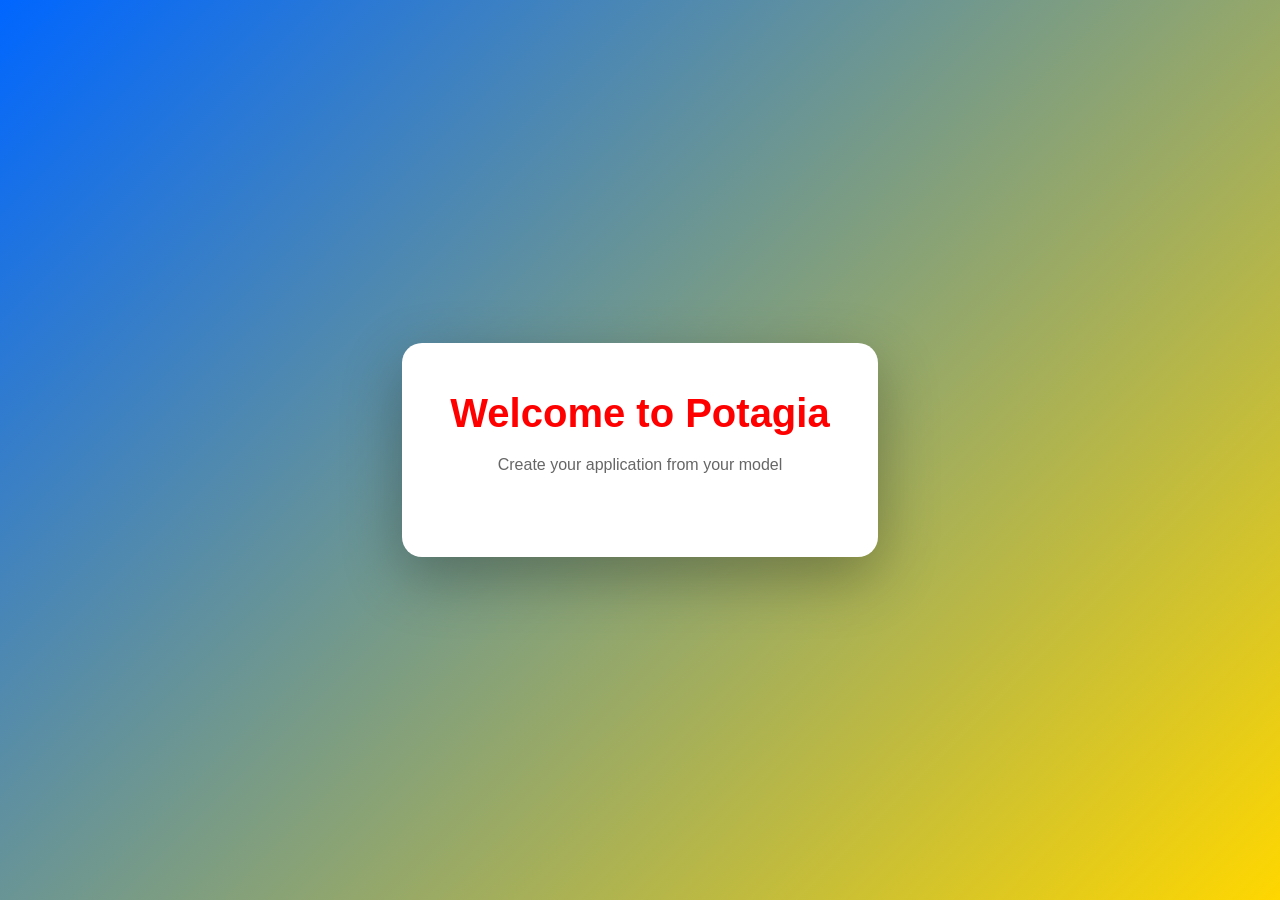
<file: static/index.html>
<!DOCTYPE html>
<html lang="es">
<head>
    <meta charset="UTF-8">
    <meta name="viewport" content="width=device-width, initial-scale=1.0">
    <title>Potagia</title>
    <link rel="icon" type="image/png" href="favicon.ico">
    <style>
        * {
            margin: 0;
            padding: 0;
            box-sizing: border-box;
        }

        body {
            font-family: -apple-system, BlinkMacSystemFont, 'Segoe UI', Roboto, Oxygen, Ubuntu, Cantarell, sans-serif;
            background: linear-gradient(135deg, #0066FF 0%, #FFD700 100%);
            min-height: 100vh;
            display: flex;
            justify-content: center;
            align-items: center;
            color: #333;
        }

        .container {
            background: white;
            padding: 3rem;
            border-radius: 20px;
            box-shadow: 0 20px 60px rgba(0, 0, 0, 0.3);
            text-align: center;
            max-width: 500px;
        }

        h1 {
            color: #FF0000;
            margin-bottom: 1rem;
            font-size: 2.5rem;
        }

        p {
            color: #666;
            line-height: 1.6;
            margin-bottom: 2rem;
        }

    </style>
</head>
<body>
    <div class="container">
        <h1>Welcome to Potagia</h1>
        <p>Create your application from your model</p>
    </div>
</body>
</html>
</file>
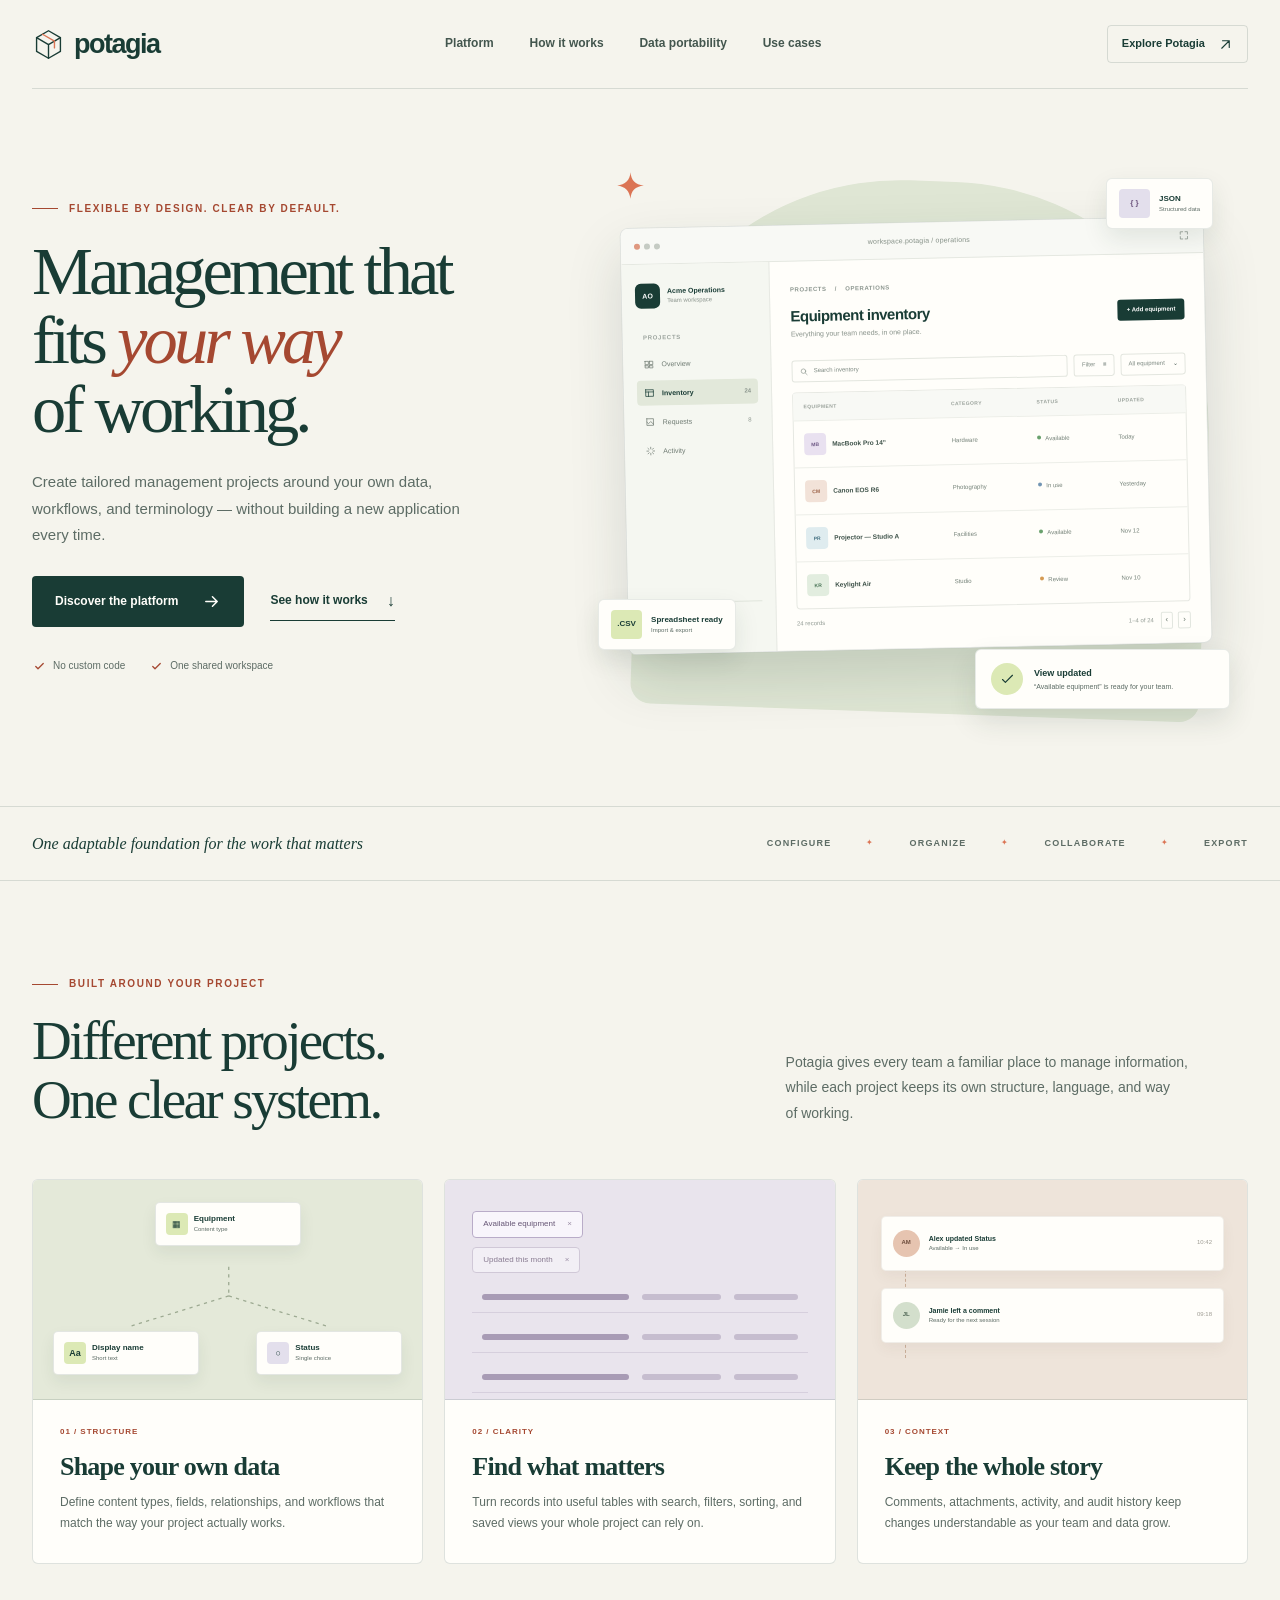
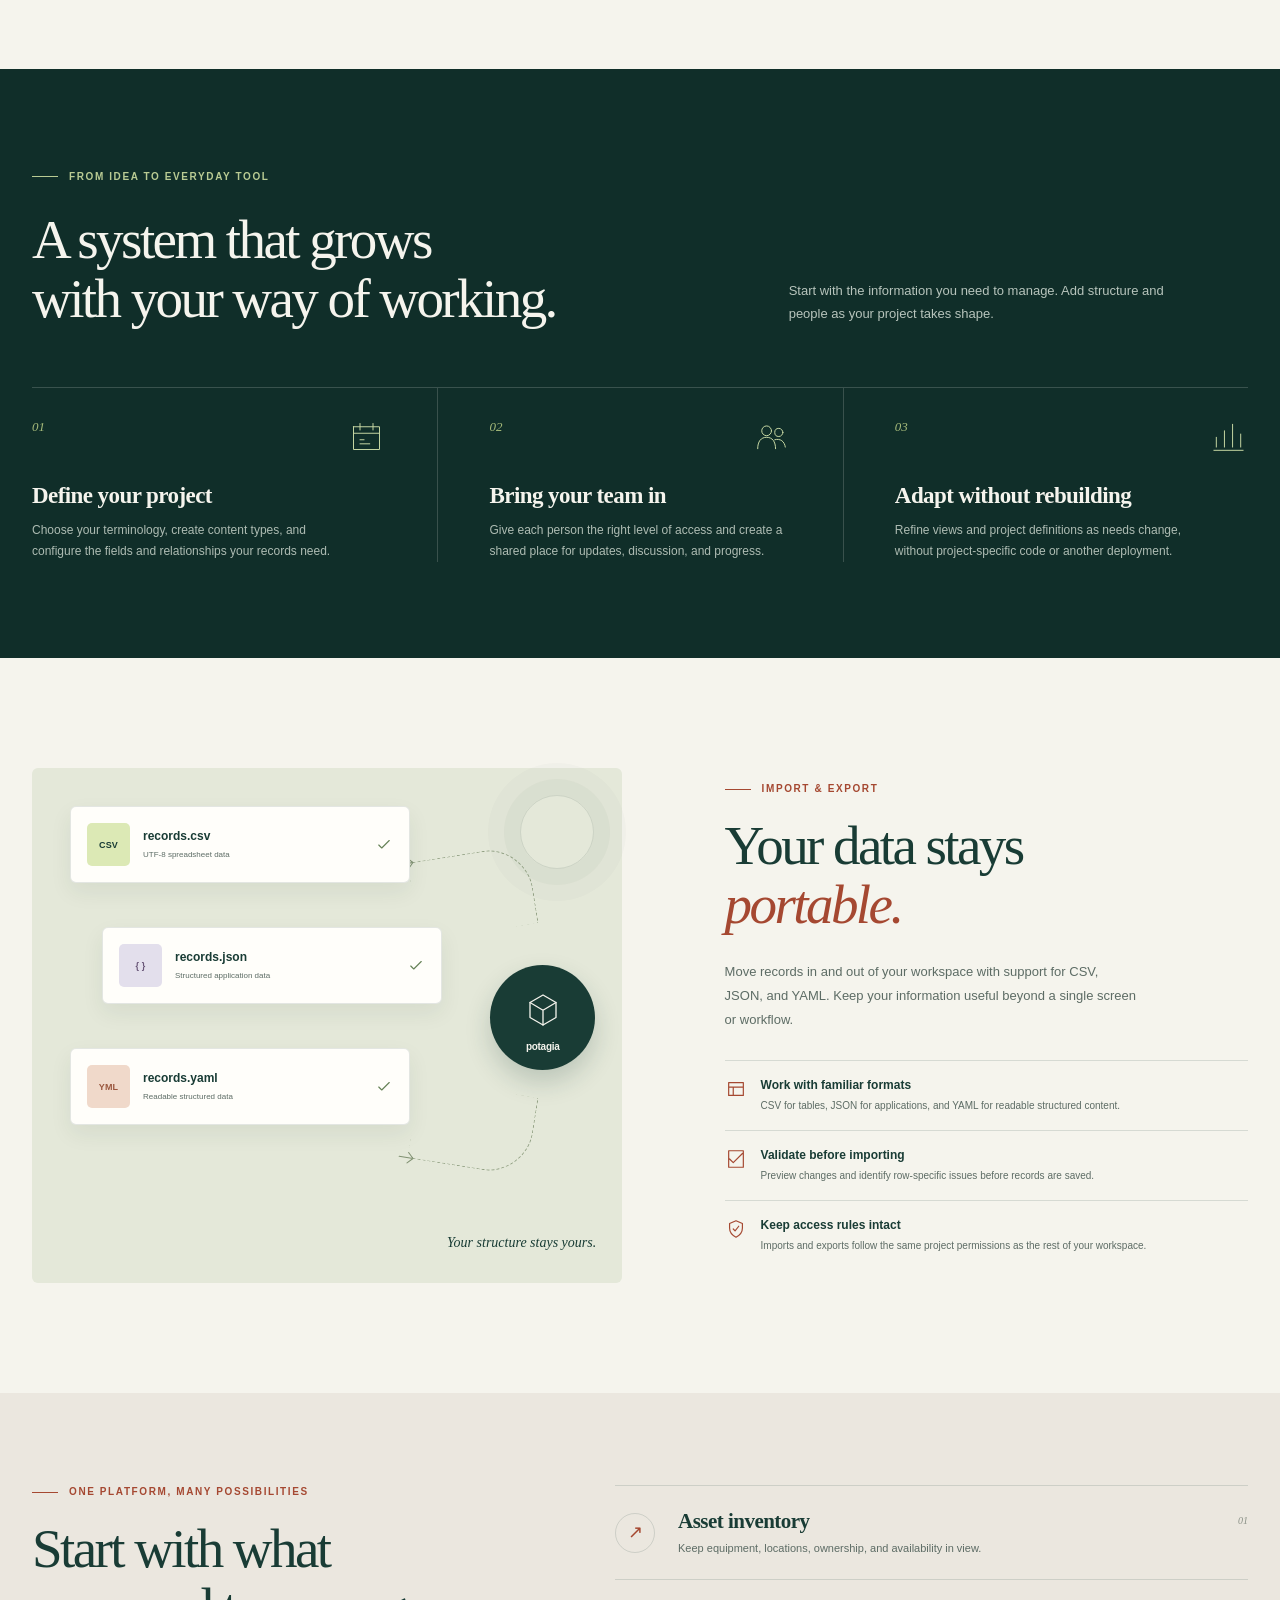
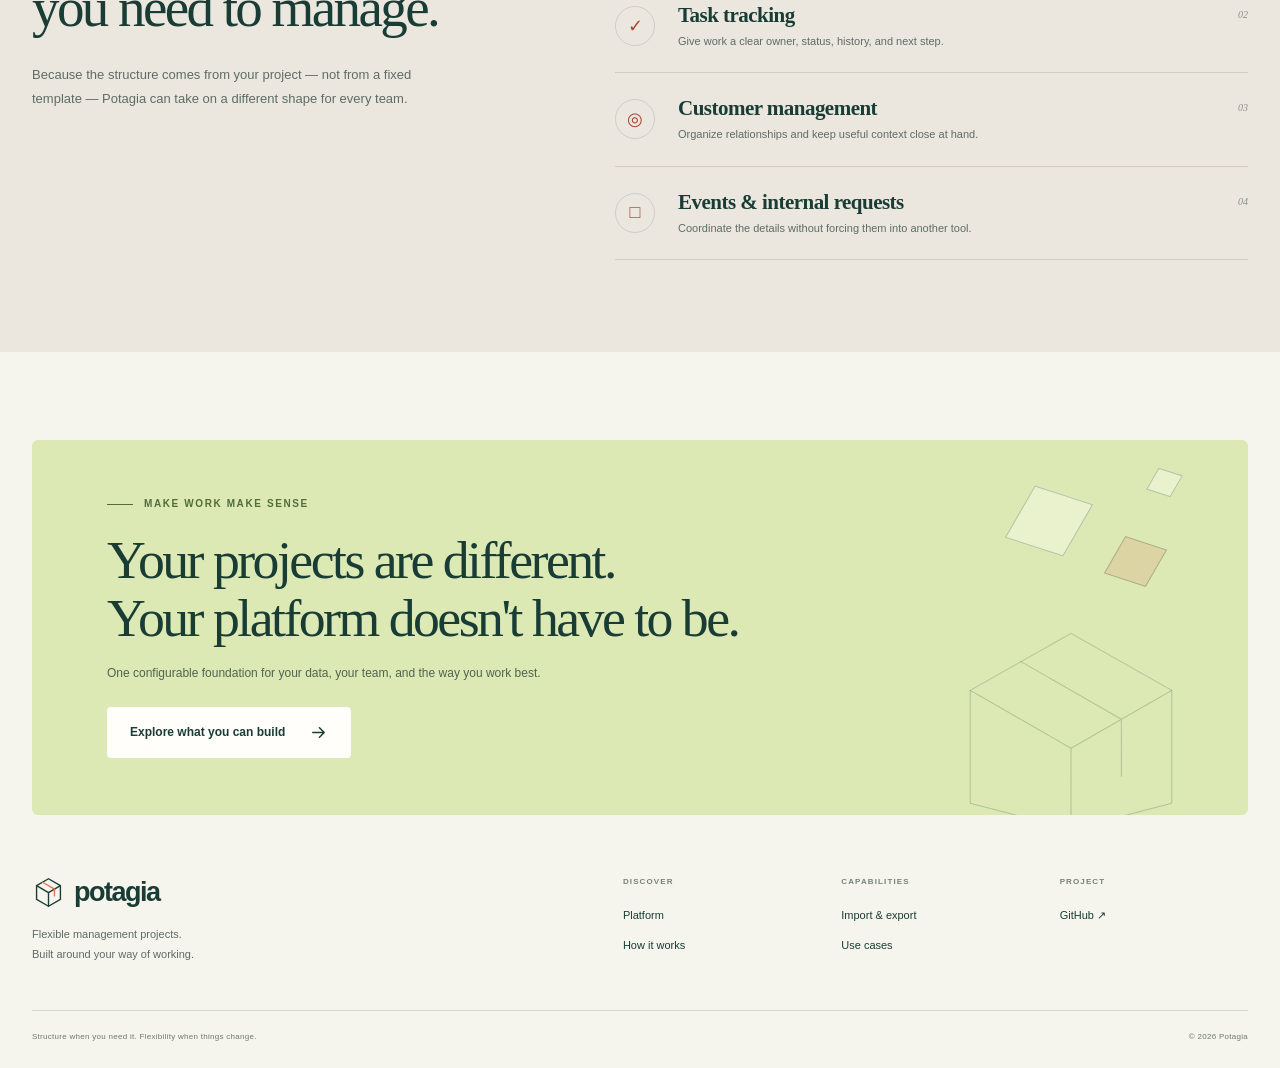
<file: magia/files/index.html>
<!doctype html>
<html lang="en">
<head>
  <meta charset="utf-8">
  <meta name="viewport" content="width=device-width, initial-scale=1">
  <meta name="description" content="Potagia is a flexible workspace for creating tailored management projects, organizing structured data, and working together without custom development.">
  <meta name="theme-color" content="#f5f4ed">
  <title>Potagia — Management that fits your way of working</title>
  <link rel="icon" href="assets/favicon.svg" type="image/svg+xml">
  <link rel="stylesheet" href="styles.css">
</head>
<body>
  <a class="skip-link" href="#main-content">Skip to content</a>

  <header class="site-header page-width">
    <a class="brand" href="#" aria-label="Potagia home">
      <svg class="brand-mark" aria-hidden="true" viewBox="0 0 36 36">
        <path d="m18 3 13 7.5v15L18 33 5 25.5v-15L18 3Z"/>
        <path d="m5 10.5 13 7.7 13-7.7M18 18.2V33"/>
        <path class="brand-accent" d="m11.5 6.8 13 7.5v7.4"/>
      </svg>
      <span>potagia</span>
    </a>

    <nav class="desktop-nav" aria-label="Main navigation">
      <a href="#platform">Platform</a>
      <a href="#how-it-works">How it works</a>
      <a href="#data">Data portability</a>
      <a href="#use-cases">Use cases</a>
    </nav>

    <a class="header-action" href="#platform">
      Explore Potagia
      <svg aria-hidden="true" viewBox="0 0 20 20"><path d="M5 15 15 5M6 5h9v9"/></svg>
    </a>

    <details class="mobile-menu">
      <summary aria-label="Open navigation menu">
        <svg aria-hidden="true" viewBox="0 0 24 24"><path d="M4 7h16M4 12h16M4 17h16"/></svg>
      </summary>
      <nav aria-label="Mobile navigation">
        <a href="#platform">Platform</a>
        <a href="#how-it-works">How it works</a>
        <a href="#data">Data portability</a>
        <a href="#use-cases">Use cases</a>
        <a href="https://github.com/prowessive/potagia">View on GitHub <span aria-hidden="true">↗</span></a>
      </nav>
    </details>
  </header>

  <main id="main-content">
    <section class="hero page-width" aria-labelledby="hero-title">
      <div class="hero-copy">
        <p class="eyebrow"><span></span> Flexible by design. Clear by default.</p>
        <h1 id="hero-title">Management that<br>fits <em>your way</em><br>of working.</h1>
        <p class="hero-intro">Create tailored management projects around your own data, workflows, and terminology — without building a new application every time.</p>
        <div class="hero-actions">
          <a class="button button-primary" href="#platform">
            Discover the platform
            <svg aria-hidden="true" viewBox="0 0 20 20"><path d="M4 10h12m-5-5 5 5-5 5"/></svg>
          </a>
          <a class="text-link" href="#how-it-works">See how it works <span aria-hidden="true">↓</span></a>
        </div>
        <ul class="hero-notes" aria-label="Platform highlights">
          <li><svg aria-hidden="true" viewBox="0 0 20 20"><path d="m5 10 3 3 7-7"/></svg>No custom code</li>
          <li><svg aria-hidden="true" viewBox="0 0 20 20"><path d="m5 10 3 3 7-7"/></svg>One shared workspace</li>
        </ul>
      </div>

      <figure class="product-preview">
        <figcaption class="visually-hidden">An example Potagia workspace showing an equipment inventory, project activity, and supported data formats.</figcaption>
        <div class="preview-shape" aria-hidden="true"></div>
        <div class="workspace-window">
          <div class="window-topbar">
            <div class="window-dots" aria-hidden="true"><span></span><span></span><span></span></div>
            <span class="window-address">workspace.potagia / operations</span>
            <svg aria-hidden="true" viewBox="0 0 20 20"><path d="M4 8V4h4m4 0h4v4m0 4v4h-4m-4 0H4v-4"/></svg>
          </div>
          <div class="workspace-layout">
            <div class="workspace-sidebar">
              <div class="workspace-name"><span>AO</span><div><strong>Acme Operations</strong><small>Team workspace</small></div></div>
              <p>PROJECTS</p>
              <ul>
                <li><svg aria-hidden="true" viewBox="0 0 20 20"><path d="M3 5h6v6H3V5Zm8 0h6v6h-6V5ZM3 13h6v4H3v-4Zm8 0h6v4h-6v-4Z"/></svg>Overview</li>
                <li class="active"><svg aria-hidden="true" viewBox="0 0 20 20"><path d="M3 4h14v12H3V4Zm0 4h14M8 8v8"/></svg>Inventory <span>24</span></li>
                <li><svg aria-hidden="true" viewBox="0 0 20 20"><path d="m4 10 3 3 4-4 5 5M4 4h12v12H4V4Z"/></svg>Requests <span>8</span></li>
                <li><svg aria-hidden="true" viewBox="0 0 20 20"><path d="M10 3v3m0 8v3M3 10h3m8 0h3M5 5l2 2m6 6 2 2m0-10-2 2m-6 6-2 2"/></svg>Activity</li>
              </ul>
              <div class="sidebar-bottom"><span></span><div><strong>Alex Morgan</strong><small>Administrator</small></div></div>
            </div>
            <div class="workspace-content">
              <div class="workspace-breadcrumb">PROJECTS <span>/</span> OPERATIONS</div>
              <div class="workspace-title"><div><h2>Equipment inventory</h2><p>Everything your team needs, in one place.</p></div><span class="demo-add">+ Add equipment</span></div>
              <div class="workspace-toolbar"><span class="demo-search"><svg aria-hidden="true" viewBox="0 0 20 20"><circle cx="8.5" cy="8.5" r="5"/><path d="m12.5 12.5 4 4"/></svg>Search inventory</span><span>Filter <b>≡</b></span><span>All equipment <b>⌄</b></span></div>
              <div class="record-table" role="table" aria-label="Example equipment records">
                <div class="record-row record-header" role="row"><span role="columnheader">EQUIPMENT</span><span role="columnheader">CATEGORY</span><span role="columnheader">STATUS</span><span role="columnheader">UPDATED</span></div>
                <div class="record-row" role="row"><span role="cell"><i class="record-icon purple">MB</i><strong>MacBook Pro 14”</strong></span><span role="cell">Hardware</span><span role="cell"><i class="status-dot available"></i>Available</span><span role="cell">Today</span></div>
                <div class="record-row" role="row"><span role="cell"><i class="record-icon orange">CM</i><strong>Canon EOS R6</strong></span><span role="cell">Photography</span><span role="cell"><i class="status-dot in-use"></i>In use</span><span role="cell">Yesterday</span></div>
                <div class="record-row" role="row"><span role="cell"><i class="record-icon blue">PR</i><strong>Projector — Studio A</strong></span><span role="cell">Facilities</span><span role="cell"><i class="status-dot available"></i>Available</span><span role="cell">Nov 12</span></div>
                <div class="record-row" role="row"><span role="cell"><i class="record-icon green">KR</i><strong>Keylight Air</strong></span><span role="cell">Studio</span><span role="cell"><i class="status-dot review"></i>Review</span><span role="cell">Nov 10</span></div>
              </div>
              <div class="table-footer"><span>24 records</span><span>1–4 of 24 <b>‹</b><b>›</b></span></div>
            </div>
          </div>
        </div>

        <div class="activity-card">
          <div class="activity-icon"><svg aria-hidden="true" viewBox="0 0 24 24"><path d="m5 12 4 4L19 6"/></svg></div>
          <div><span>View updated</span><p>“Available equipment” is ready for your team.</p></div>
        </div>

        <div class="format-float format-float-csv"><span>.CSV</span><div><strong>Spreadsheet ready</strong><small>Import &amp; export</small></div></div>
        <div class="format-float format-float-json"><span>{ }</span><div><strong>JSON</strong><small>Structured data</small></div></div>
        <svg class="preview-spark" aria-hidden="true" viewBox="0 0 50 50"><path d="M25 2c1 14 8 21 23 23-15 2-22 9-23 23-2-14-9-21-23-23C16 23 24 16 25 2Z"/></svg>
      </figure>
    </section>

    <div class="principles-bar">
      <div class="page-width">
        <p>One adaptable foundation for the work that matters</p>
        <ul aria-label="Core capabilities"><li>Configure</li><li>Organize</li><li>Collaborate</li><li>Export</li></ul>
      </div>
    </div>

    <section class="platform-section page-width" id="platform" aria-labelledby="platform-title">
      <div class="section-heading">
        <div><p class="eyebrow"><span></span> Built around your project</p><h2 id="platform-title">Different projects.<br>One clear system.</h2></div>
        <p>Potagia gives every team a familiar place to manage information, while each project keeps its own structure, language, and way of working.</p>
      </div>

      <div class="feature-grid">
        <article class="feature-card feature-card-model">
          <div class="feature-visual model-visual" aria-hidden="true">
            <div class="model-node model-node-main"><span>▦</span><strong>Equipment</strong><small>Content type</small></div>
            <div class="model-node model-node-field"><span>Aa</span><strong>Display name</strong><small>Short text</small></div>
            <div class="model-node model-node-status"><span>○</span><strong>Status</strong><small>Single choice</small></div>
            <svg viewBox="0 0 360 180"><path d="M181 69v27m0 0-91 28m91-28 91 28"/></svg>
          </div>
          <div class="feature-copy"><span class="feature-number">01 / STRUCTURE</span><h3>Shape your own data</h3><p>Define content types, fields, relationships, and workflows that match the way your project actually works.</p></div>
        </article>

        <article class="feature-card feature-card-views">
          <div class="feature-visual views-visual" aria-hidden="true">
            <div class="view-pill">Available equipment <span>×</span></div>
            <div class="view-pill muted">Updated this month <span>×</span></div>
            <div class="view-line"><span></span><span></span><span></span></div>
            <div class="view-line"><span></span><span></span><span></span></div>
            <div class="view-line"><span></span><span></span><span></span></div>
          </div>
          <div class="feature-copy"><span class="feature-number">02 / CLARITY</span><h3>Find what matters</h3><p>Turn records into useful tables with search, filters, sorting, and saved views your whole project can rely on.</p></div>
        </article>

        <article class="feature-card feature-card-history">
          <div class="feature-visual history-visual" aria-hidden="true">
            <div class="history-item"><span class="history-avatar">AM</span><div><strong>Alex updated Status</strong><small>Available → In use</small></div><time>10:42</time></div>
            <div class="history-item"><span class="history-avatar second">JL</span><div><strong>Jamie left a comment</strong><small>Ready for the next session</small></div><time>09:18</time></div>
            <div class="history-line"></div>
          </div>
          <div class="feature-copy"><span class="feature-number">03 / CONTEXT</span><h3>Keep the whole story</h3><p>Comments, attachments, activity, and audit history keep changes understandable as your team and data grow.</p></div>
        </article>
      </div>
    </section>

    <section class="workflow-section" id="how-it-works" aria-labelledby="workflow-title">
      <div class="page-width">
        <div class="workflow-heading"><p class="eyebrow"><span></span> From idea to everyday tool</p><h2 id="workflow-title">A system that grows<br>with your way of working.</h2><p>Start with the information you need to manage. Add structure and people as your project takes shape.</p></div>
        <ol class="workflow-steps">
          <li>
            <div class="workflow-step-top"><span>01</span><svg aria-hidden="true" viewBox="0 0 48 48"><path d="M8 12h32v28H8V12Zm8-4v8m16-8v8M8 20h32M16 28h5m-5 5h12"/></svg></div>
            <h3>Define your project</h3><p>Choose your terminology, create content types, and configure the fields and relationships your records need.</p>
          </li>
          <li>
            <div class="workflow-step-top"><span>02</span><svg aria-hidden="true" viewBox="0 0 48 48"><circle cx="18" cy="17" r="6"/><circle cx="33" cy="19" r="5"/><path d="M7 39c0-9 4-14 11-14s11 5 11 14M28 28c7-2 12 2 13 9"/></svg></div>
            <h3>Bring your team in</h3><p>Give each person the right level of access and create a shared place for updates, discussion, and progress.</p>
          </li>
          <li>
            <div class="workflow-step-top"><span>03</span><svg aria-hidden="true" viewBox="0 0 48 48"><path d="M9 37V25m10 12V17m10 20V9m10 28V21M6 41h36"/></svg></div>
            <h3>Adapt without rebuilding</h3><p>Refine views and project definitions as needs change, without project-specific code or another deployment.</p>
          </li>
        </ol>
      </div>
    </section>

    <section class="data-section page-width" id="data" aria-labelledby="data-title">
      <div class="data-visual">
        <div class="data-file data-file-csv"><div class="file-icon">CSV</div><div><strong>records.csv</strong><span>UTF-8 spreadsheet data</span></div><svg aria-hidden="true" viewBox="0 0 24 24"><path d="m5 12 4 4L19 6"/></svg></div>
        <div class="data-connector connector-one" aria-hidden="true"><span></span><svg viewBox="0 0 24 24"><path d="M4 12h16m-6-6 6 6-6 6"/></svg></div>
        <div class="data-file data-file-json"><div class="file-icon">{ }</div><div><strong>records.json</strong><span>Structured application data</span></div><svg aria-hidden="true" viewBox="0 0 24 24"><path d="m5 12 4 4L19 6"/></svg></div>
        <div class="data-connector connector-two" aria-hidden="true"><span></span><svg viewBox="0 0 24 24"><path d="M4 12h16m-6-6 6 6-6 6"/></svg></div>
        <div class="data-file data-file-yaml"><div class="file-icon">YML</div><div><strong>records.yaml</strong><span>Readable structured data</span></div><svg aria-hidden="true" viewBox="0 0 24 24"><path d="m5 12 4 4L19 6"/></svg></div>
        <div class="data-center" aria-hidden="true"><svg viewBox="0 0 36 36"><path d="m18 3 13 7.5v15L18 33 5 25.5v-15L18 3Z"/><path d="m5 10.5 13 7.7 13-7.7M18 18.2V33"/></svg><span>potagia</span></div>
        <p class="data-caption">Your structure stays yours.</p>
      </div>
      <div class="data-copy">
        <p class="eyebrow"><span></span> Import &amp; export</p>
        <h2 id="data-title">Your data stays<br><em>portable.</em></h2>
        <p>Move records in and out of your workspace with support for CSV, JSON, and YAML. Keep your information useful beyond a single screen or workflow.</p>
        <ul class="data-benefits">
          <li><svg aria-hidden="true" viewBox="0 0 24 24"><path d="M4 5h16v14H4V5Zm0 5h16M9 10v9"/></svg><div><strong>Work with familiar formats</strong><span>CSV for tables, JSON for applications, and YAML for readable structured content.</span></div></li>
          <li><svg aria-hidden="true" viewBox="0 0 24 24"><path d="m5 12 4 4L19 6M4 3h16v18H4V3Z"/></svg><div><strong>Validate before importing</strong><span>Preview changes and identify row-specific issues before records are saved.</span></div></li>
          <li><svg aria-hidden="true" viewBox="0 0 24 24"><path d="M12 3 5 6v5c0 5 3 8 7 10 4-2 7-5 7-10V6l-7-3Zm-3 9 2 2 4-5"/></svg><div><strong>Keep access rules intact</strong><span>Imports and exports follow the same project permissions as the rest of your workspace.</span></div></li>
        </ul>
      </div>
    </section>

    <section class="use-cases-section" id="use-cases" aria-labelledby="use-cases-title">
      <div class="page-width use-cases-layout">
        <div class="use-cases-copy"><p class="eyebrow"><span></span> One platform, many possibilities</p><h2 id="use-cases-title">Start with what<br>you need to manage.</h2><p>Because the structure comes from your project — not from a fixed template — Potagia can take on a different shape for every team.</p></div>
        <ul class="use-case-list">
          <li><span class="case-icon">↗</span><div><strong>Asset inventory</strong><p>Keep equipment, locations, ownership, and availability in view.</p></div><span class="case-number">01</span></li>
          <li><span class="case-icon">✓</span><div><strong>Task tracking</strong><p>Give work a clear owner, status, history, and next step.</p></div><span class="case-number">02</span></li>
          <li><span class="case-icon">◎</span><div><strong>Customer management</strong><p>Organize relationships and keep useful context close at hand.</p></div><span class="case-number">03</span></li>
          <li><span class="case-icon">□</span><div><strong>Events &amp; internal requests</strong><p>Coordinate the details without forcing them into another tool.</p></div><span class="case-number">04</span></li>
        </ul>
      </div>
    </section>

    <section class="closing-section page-width" aria-labelledby="closing-title">
      <div class="closing-copy"><p class="eyebrow"><span></span> Make work make sense</p><h2 id="closing-title">Your projects are different.<br>Your platform doesn't have to be.</h2><p>One configurable foundation for your data, your team, and the way you work best.</p><a class="button button-light" href="#platform">Explore what you can build<svg aria-hidden="true" viewBox="0 0 20 20"><path d="M4 10h12m-5-5 5 5-5 5"/></svg></a></div>
      <div class="closing-art" aria-hidden="true"><span class="closing-cube cube-one"></span><span class="closing-cube cube-two"></span><span class="closing-cube cube-three"></span><svg viewBox="0 0 300 240"><path d="m150 24 108 61v121l-108 28-108-28V85l108-61Z"/><path d="m42 85 108 62 108-62M150 147v87M96 54l108 62v61"/></svg></div>
    </section>
  </main>

  <footer class="site-footer page-width">
    <div class="footer-main">
      <div><a class="brand footer-brand" href="#" aria-label="Potagia home"><svg class="brand-mark" aria-hidden="true" viewBox="0 0 36 36"><path d="m18 3 13 7.5v15L18 33 5 25.5v-15L18 3Z"/><path d="m5 10.5 13 7.7 13-7.7M18 18.2V33"/><path class="brand-accent" d="m11.5 6.8 13 7.5v7.4"/></svg><span>potagia</span></a><p>Flexible management projects.<br>Built around your way of working.</p></div>
      <nav class="footer-nav" aria-label="Footer navigation">
        <div><p>Discover</p><a href="#platform">Platform</a><a href="#how-it-works">How it works</a></div>
        <div><p>Capabilities</p><a href="#data">Import &amp; export</a><a href="#use-cases">Use cases</a></div>
        <div><p>Project</p><a href="https://github.com/prowessive/potagia">GitHub <span aria-hidden="true">↗</span></a></div>
      </nav>
    </div>
    <div class="footer-bottom"><p>Structure when you need it. Flexibility when things change.</p><p>© 2026 Potagia</p></div>
  </footer>
</body>
</html>
</file>
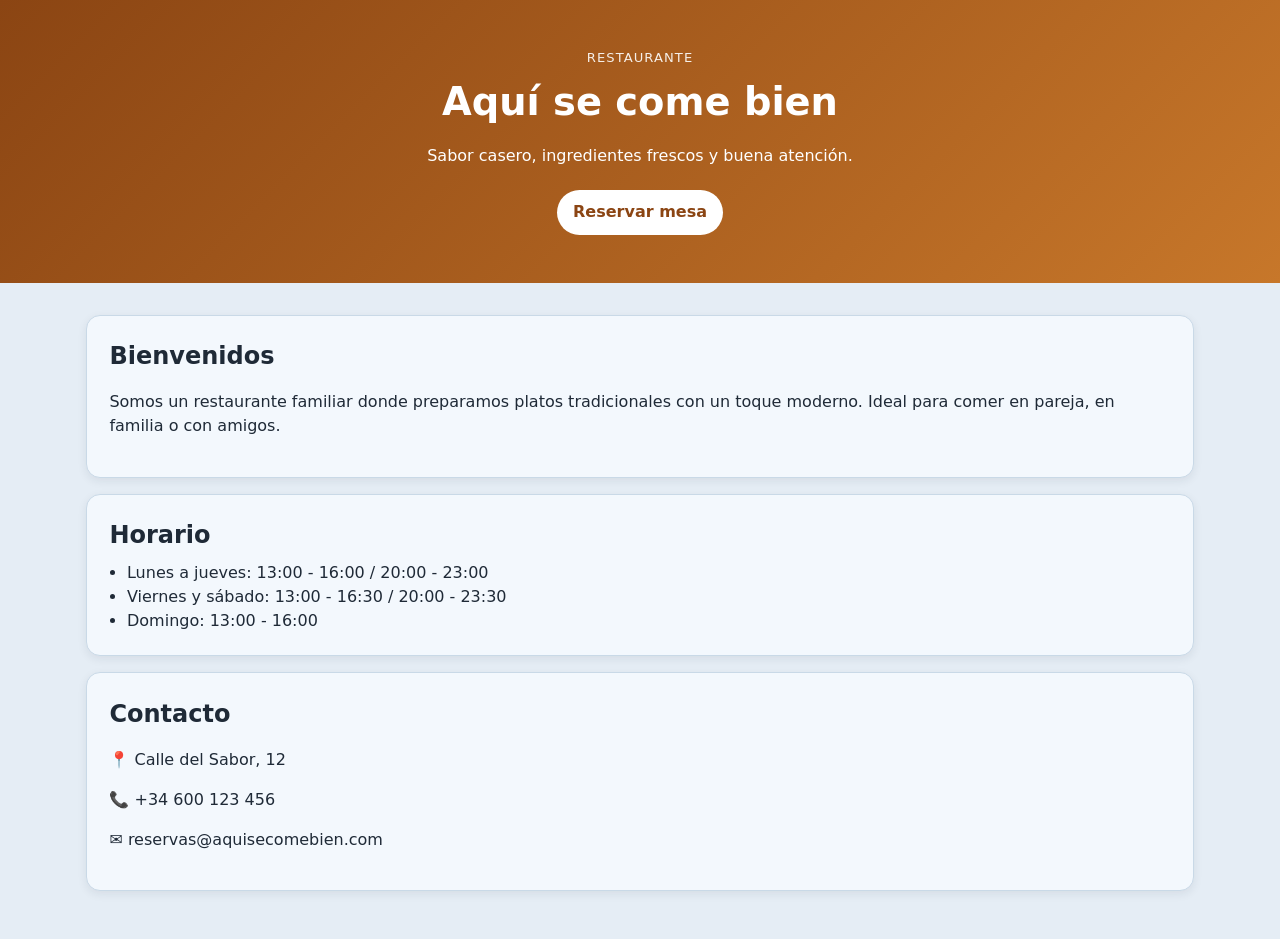
<file: examples/aqui_se_come_bien/web/index.html>
<!doctype html>
<html lang="es">
  <head>
    <meta charset="UTF-8" />
    <meta name="viewport" content="width=device-width, initial-scale=1.0" />
    <title>Aquí se come bien</title>
    <link rel="stylesheet" href="styles.css" />
  </head>
  <body>
    <header class="hero">
      <p class="eyebrow">Restaurante</p>
      <h1>Aquí se come bien</h1>
      <p class="subtitle">Sabor casero, ingredientes frescos y buena atención.</p>
      <a class="cta" href="#contacto">Reservar mesa</a>
    </header>

    <main class="container">
      <section class="card">
        <h2>Bienvenidos</h2>
        <p>
          Somos un restaurante familiar donde preparamos platos tradicionales con un toque
          moderno. Ideal para comer en pareja, en familia o con amigos.
        </p>
      </section>

      <section class="card">
        <h2>Horario</h2>
        <ul>
          <li>Lunes a jueves: 13:00 - 16:00 / 20:00 - 23:00</li>
          <li>Viernes y sábado: 13:00 - 16:30 / 20:00 - 23:30</li>
          <li>Domingo: 13:00 - 16:00</li>
        </ul>
      </section>

      <section class="card" id="contacto">
        <h2>Contacto</h2>
        <p>📍 Calle del Sabor, 12</p>
        <p>📞 +34 600 123 456</p>
        <p>✉️ reservas@aquisecomebien.com</p>
      </section>
    </main>

    <script src="script.js"></script>
  </body>
</html>
</file>
<file: magia/files/styles.css>
/* ---------- Foundation ---------- */
:root {
  --paper: #f5f4ed;
  --white: #fffefa;
  --ink: #193c35;
  --ink-deep: #102e29;
  --muted: #5d6c65;
  --accent: #db7454;
  --accent-dark: #a54831;
  --lime: #dce9b5;
  --sage: #dfe6d4;
  --lavender: #e3dfec;
  --line: rgb(25 60 53 / 14%);
  --serif: "Iowan Old Style", "Palatino Linotype", Palatino, Georgia, serif;
  --sans: "Avenir Next", Avenir, "Segoe UI", Helvetica, Arial, sans-serif;
  --page-width: 1240px;
  color: var(--ink);
  background: var(--paper);
  font-family: var(--sans);
  font-synthesis: none;
  color-scheme: light;
  text-rendering: optimizeLegibility;
}

* {
  box-sizing: border-box;
}

html {
  scroll-padding-top: 24px;
}

@media (prefers-reduced-motion: no-preference) {
  html {
    scroll-behavior: smooth;
  }
}

body {
  min-width: 320px;
  margin: 0;
  background: var(--paper);
  color: var(--ink);
  font-size: 16px;
  line-height: 1.6;
}

img,
svg {
  display: block;
  max-width: 100%;
}

a {
  color: inherit;
  text-decoration: none;
}

a,
summary {
  -webkit-tap-highlight-color: transparent;
}

a:focus-visible,
summary:focus-visible {
  outline: 3px solid var(--accent);
  outline-offset: 5px;
  border-radius: 3px;
}

::selection {
  color: var(--white);
  background: var(--ink);
}

h1,
h2,
h3,
p,
figure {
  margin-top: 0;
}

h1,
h2,
h3 {
  text-wrap: balance;
}

p {
  text-wrap: pretty;
}

section[id] {
  scroll-margin-top: 24px;
}

.page-width {
  width: min(calc(100% - 64px), var(--page-width));
  margin-inline: auto;
}

.visually-hidden {
  position: absolute;
  width: 1px;
  height: 1px;
  overflow: hidden;
  margin: -1px;
  padding: 0;
  border: 0;
  clip: rect(0 0 0 0);
  clip-path: inset(50%);
  white-space: nowrap;
}

.skip-link {
  position: fixed;
  z-index: 100;
  top: 12px;
  left: 12px;
  padding: 10px 18px;
  border-radius: 3px;
  color: var(--white);
  background: var(--ink);
  transform: translateY(-160%);
}

.skip-link:focus {
  transform: translateY(0);
}

.eyebrow {
  display: flex;
  align-items: center;
  gap: 11px;
  margin-bottom: 21px;
  color: var(--accent-dark);
  font-size: 10px;
  font-weight: 750;
  line-height: 1.4;
  letter-spacing: 0.16em;
  text-transform: uppercase;
}

.eyebrow > span {
  width: 26px;
  height: 1px;
  flex: 0 0 auto;
  background: currentColor;
}

.button {
  display: inline-flex;
  min-height: 51px;
  align-items: center;
  justify-content: center;
  gap: 24px;
  padding: 13px 22px;
  border: 1px solid transparent;
  border-radius: 4px;
  font-size: 12px;
  font-weight: 700;
  line-height: 1.3;
  transition: background-color 160ms ease, transform 160ms ease;
}

.button svg {
  width: 19px;
  fill: none;
  stroke: currentColor;
  stroke-linecap: round;
  stroke-linejoin: round;
  stroke-width: 1.6;
}

.button-primary {
  color: var(--white);
  background: var(--ink);
}

.button-primary:hover {
  background: #29564a;
  transform: translateY(-2px);
}

.button-light {
  color: var(--ink);
  background: var(--white);
}

.button-light:hover {
  background: #fff;
  transform: translateY(-2px);
}

.text-link {
  display: inline-flex;
  align-items: center;
  gap: 19px;
  padding-block: 8px;
  border-bottom: 1px solid var(--ink);
  font-size: 12px;
  font-weight: 700;
  line-height: 1.3;
}

.text-link span {
  font-size: 16px;
  transition: transform 160ms ease;
}

.text-link:hover span {
  transform: translateY(2px);
}

/* ---------- Navigation ---------- */
.site-header {
  position: relative;
  display: flex;
  min-height: 89px;
  align-items: center;
  justify-content: space-between;
  gap: 30px;
  border-bottom: 1px solid var(--line);
}

.brand {
  display: inline-flex;
  flex: 0 0 auto;
  align-items: center;
  gap: 9px;
  font-size: 27px;
  font-weight: 750;
  line-height: 1;
  letter-spacing: -0.055em;
}

.brand-mark {
  width: 33px;
  height: 33px;
  fill: none;
  stroke: currentColor;
  stroke-linecap: round;
  stroke-linejoin: round;
  stroke-width: 1.5;
}

.brand-mark .brand-accent {
  stroke: var(--accent);
}

.desktop-nav {
  display: flex;
  align-items: center;
  gap: clamp(21px, 2.8vw, 39px);
}

.desktop-nav a {
  position: relative;
  padding-block: 8px;
  color: #43564e;
  font-size: 12px;
  font-weight: 550;
}

.desktop-nav a::after {
  position: absolute;
  right: 0;
  bottom: 2px;
  left: 0;
  height: 1px;
  background: var(--accent);
  content: "";
  transform: scaleX(0);
  transform-origin: left;
  transition: transform 160ms ease;
}

.desktop-nav a:hover::after {
  transform: scaleX(1);
}

.header-action {
  display: inline-flex;
  align-items: center;
  gap: 13px;
  padding: 9px 14px;
  border: 1px solid var(--line);
  border-radius: 4px;
  font-size: 11px;
  font-weight: 700;
  transition: border-color 160ms ease, background-color 160ms ease;
}

.header-action:hover {
  border-color: var(--ink);
  background: var(--white);
}

.header-action svg {
  width: 15px;
  fill: none;
  stroke: currentColor;
  stroke-linecap: round;
  stroke-linejoin: round;
  stroke-width: 1.5;
}

.mobile-menu {
  display: none;
}

/* ---------- Hero ---------- */
.hero {
  display: grid;
  grid-template-columns: minmax(0, 0.86fr) minmax(540px, 1.14fr);
  align-items: center;
  gap: clamp(24px, 4vw, 64px);
  padding-block: 64px 83px;
}

.hero-copy {
  position: relative;
  z-index: 2;
}

.hero h1 {
  margin-bottom: 25px;
  font-family: var(--serif);
  font-size: clamp(56px, 5.35vw, 74px);
  font-weight: 400;
  line-height: 1.01;
  letter-spacing: -0.057em;
}

.hero h1 em {
  color: var(--accent-dark);
  font-weight: 400;
}

.hero-intro {
  max-width: 450px;
  margin-bottom: 28px;
  color: var(--muted);
  font-size: 15px;
  line-height: 1.75;
}

.hero-actions {
  display: flex;
  align-items: center;
  gap: 26px;
}

.hero-notes {
  display: flex;
  flex-wrap: wrap;
  gap: 24px;
  margin: 31px 0 0;
  padding: 0;
  color: var(--muted);
  font-size: 10px;
  list-style: none;
}

.hero-notes li {
  display: flex;
  align-items: center;
  gap: 6px;
}

.hero-notes svg {
  width: 15px;
  fill: none;
  stroke: var(--accent-dark);
  stroke-linecap: round;
  stroke-linejoin: round;
  stroke-width: 1.7;
}

.product-preview {
  position: relative;
  isolation: isolate;
  min-width: 0;
  min-height: 570px;
  margin-bottom: 0;
}

.preview-shape {
  position: absolute;
  z-index: -1;
  top: 28px;
  right: 0;
  bottom: 10px;
  left: 15px;
  border-radius: 46% 46% 20px 20px;
  background: var(--sage);
  transform: rotate(2deg);
}

.workspace-window {
  position: absolute;
  top: 69px;
  right: 0;
  left: 0;
  overflow: hidden;
  border: 1px solid rgb(25 60 53 / 13%);
  border-radius: 8px;
  background: var(--white);
  box-shadow: 0 25px 55px rgb(33 55 44 / 15%);
  transform: rotate(-1.2deg);
}

.window-topbar {
  display: flex;
  height: 36px;
  align-items: center;
  gap: 15px;
  padding-inline: 13px;
  border-bottom: 1px solid #e5e8e1;
  background: #f8f9f5;
}

.window-dots {
  display: flex;
  gap: 4px;
}

.window-dots span {
  width: 6px;
  height: 6px;
  border-radius: 50%;
  background: #c5cbc3;
}

.window-dots span:first-child {
  background: #df987f;
}

.window-address {
  flex: 1;
  color: #859087;
  font-size: 7px;
  letter-spacing: 0.025em;
  text-align: center;
}

.window-topbar > svg {
  width: 12px;
  fill: none;
  stroke: #8d978f;
  stroke-linecap: round;
  stroke-linejoin: round;
  stroke-width: 1.3;
}

.workspace-layout {
  display: grid;
  grid-template-columns: 148px minmax(0, 1fr);
  min-height: 375px;
}

.workspace-sidebar {
  display: flex;
  flex-direction: column;
  padding: 19px 13px 15px;
  border-right: 1px solid #e7e9e3;
  background: #f5f7f1;
}

.workspace-name {
  display: flex;
  align-items: center;
  gap: 7px;
  margin-bottom: 25px;
}

.workspace-name > span {
  display: grid;
  width: 25px;
  height: 25px;
  flex: 0 0 auto;
  place-items: center;
  border-radius: 6px;
  color: #fff;
  background: var(--ink);
  font-size: 7px;
  font-weight: 700;
}

.workspace-name strong,
.sidebar-bottom strong {
  display: block;
  font-size: 7px;
  line-height: 1.5;
}

.workspace-name small,
.sidebar-bottom small {
  display: block;
  color: #8a938c;
  font-size: 6px;
  line-height: 1.5;
}

.workspace-sidebar > p {
  margin: 0 7px 8px;
  color: #9ca49e;
  font-size: 6px;
  font-weight: 700;
  letter-spacing: 0.12em;
}

.workspace-sidebar ul {
  display: grid;
  gap: 4px;
  margin: 0;
  padding: 0;
  list-style: none;
}

.workspace-sidebar li {
  display: flex;
  align-items: center;
  gap: 7px;
  padding: 7px;
  border-radius: 4px;
  color: #6e7a72;
  font-size: 7px;
}

.workspace-sidebar li.active {
  color: var(--ink);
  background: #e2e8da;
  font-weight: 700;
}

.workspace-sidebar li svg {
  width: 11px;
  fill: none;
  stroke: currentColor;
  stroke-linecap: round;
  stroke-linejoin: round;
  stroke-width: 1.3;
}

.workspace-sidebar li > span {
  margin-left: auto;
  color: #8b958d;
  font-size: 6px;
}

.sidebar-bottom {
  display: flex;
  align-items: center;
  gap: 7px;
  margin-top: auto;
  padding-top: 12px;
  border-top: 1px solid #e0e5dc;
}

.sidebar-bottom > span {
  width: 23px;
  height: 23px;
  border-radius: 50%;
  background: #d6b6a3;
}

.workspace-content {
  min-width: 0;
  padding: 24px 20px 14px;
}

.workspace-breadcrumb {
  margin-bottom: 11px;
  color: #8c968f;
  font-size: 6px;
  font-weight: 650;
  letter-spacing: 0.09em;
}

.workspace-breadcrumb span {
  margin-inline: 6px;
}

.workspace-title {
  display: flex;
  align-items: flex-start;
  justify-content: space-between;
  gap: 12px;
  margin-bottom: 21px;
}

.workspace-title h2 {
  margin-bottom: 3px;
  font-size: 15px;
  font-weight: 700;
  line-height: 1.3;
  letter-spacing: -0.035em;
}

.workspace-title p {
  margin: 0;
  color: #879189;
  font-size: 7px;
}

.demo-add {
  flex: 0 0 auto;
  padding: 6px 9px;
  border-radius: 3px;
  color: #fff;
  background: var(--ink);
  font-size: 6px;
  font-weight: 650;
}

.workspace-toolbar {
  display: flex;
  align-items: center;
  gap: 6px;
  margin-bottom: 10px;
}

.workspace-toolbar > span {
  padding: 5px 7px;
  border: 1px solid #e3e6df;
  border-radius: 3px;
  color: #7c8880;
  font-size: 6px;
  white-space: nowrap;
}

.workspace-toolbar .demo-search {
  display: flex;
  flex: 1;
  align-items: center;
  gap: 5px;
  margin-right: auto;
}

.demo-search svg {
  width: 9px;
  fill: none;
  stroke: currentColor;
  stroke-linecap: round;
  stroke-width: 1.3;
}

.workspace-toolbar b {
  margin-left: 6px;
  color: #43564e;
  font-weight: 500;
}

.record-table {
  border: 1px solid #e6e8e2;
  border-radius: 4px;
}

.record-row {
  display: grid;
  grid-template-columns: 1.6fr 0.9fr 0.85fr 0.65fr;
  min-height: 47px;
  align-items: center;
  gap: 6px;
  padding-inline: 10px;
  border-top: 1px solid #eceee8;
  color: #738077;
  font-size: 6px;
}

.record-row:first-child {
  border-top: 0;
}

.record-header {
  min-height: 27px;
  color: #9ba39c;
  background: #f8f9f5;
  font-size: 5px;
  font-weight: 700;
  letter-spacing: 0.08em;
}

.record-row > span:first-child {
  display: flex;
  min-width: 0;
  align-items: center;
  gap: 6px;
}

.record-row strong {
  overflow: hidden;
  color: #3d5148;
  font-size: 6.5px;
  font-weight: 650;
  text-overflow: ellipsis;
  white-space: nowrap;
}

.record-icon {
  display: grid;
  width: 22px;
  height: 22px;
  flex: 0 0 auto;
  place-items: center;
  border-radius: 4px;
  font-size: 5px;
  font-style: normal;
  font-weight: 750;
}

.record-icon.purple {
  color: #6f5a86;
  background: #e9e1f0;
}

.record-icon.orange {
  color: #9b6045;
  background: #f2e2d8;
}

.record-icon.blue {
  color: #477383;
  background: #dfecef;
}

.record-icon.green {
  color: #477254;
  background: #e2eddf;
}

.status-dot {
  display: inline-block;
  width: 4px;
  height: 4px;
  margin-right: 4px;
  border-radius: 50%;
  vertical-align: 1px;
}

.status-dot.available {
  background: #69a16d;
}

.status-dot.in-use {
  background: #7295b3;
}

.status-dot.review {
  background: #d59b53;
}

.table-footer {
  display: flex;
  justify-content: space-between;
  padding-top: 10px;
  color: #929b94;
  font-size: 6px;
}

.table-footer b {
  display: inline-block;
  margin-left: 5px;
  padding: 1px 4px;
  border: 1px solid #e2e6df;
  border-radius: 2px;
  color: #68776d;
  font-size: 8px;
  font-weight: 400;
}

.activity-card {
  position: absolute;
  z-index: 4;
  right: -22px;
  bottom: 14px;
  display: flex;
  width: 255px;
  align-items: center;
  gap: 11px;
  padding: 13px 15px;
  border: 1px solid rgb(25 60 53 / 10%);
  border-radius: 6px;
  background: var(--white);
  box-shadow: 0 12px 28px rgb(33 55 44 / 12%);
}

.activity-icon {
  display: grid;
  width: 32px;
  height: 32px;
  flex: 0 0 auto;
  place-items: center;
  border-radius: 50%;
  color: var(--ink);
  background: var(--lime);
}

.activity-icon svg {
  width: 17px;
  fill: none;
  stroke: currentColor;
  stroke-linecap: round;
  stroke-linejoin: round;
  stroke-width: 1.6;
}

.activity-card span {
  display: block;
  margin-bottom: 2px;
  font-size: 9px;
  font-weight: 750;
}

.activity-card p {
  margin: 0;
  color: var(--muted);
  font-size: 7px;
  line-height: 1.5;
}

.format-float {
  position: absolute;
  z-index: 4;
  display: flex;
  align-items: center;
  gap: 9px;
  padding: 10px 12px;
  border: 1px solid rgb(25 60 53 / 10%);
  border-radius: 6px;
  background: var(--white);
  box-shadow: 0 10px 25px rgb(33 55 44 / 10%);
}

.format-float > span {
  display: grid;
  min-width: 31px;
  height: 29px;
  place-items: center;
  border-radius: 4px;
  color: var(--ink);
  background: var(--lime);
  font-size: 8px;
  font-weight: 800;
}

.format-float strong,
.format-float small {
  display: block;
  line-height: 1.5;
}

.format-float strong {
  font-size: 8px;
}

.format-float small {
  color: var(--muted);
  font-size: 6px;
}

.format-float-csv {
  bottom: 73px;
  left: -26px;
}

.format-float-json {
  top: 25px;
  right: -5px;
}

.format-float-json > span {
  color: #6d557e;
  background: var(--lavender);
}

.preview-spark {
  position: absolute;
  top: 18px;
  left: -8px;
  width: 29px;
  fill: var(--accent);
}

/* ---------- Principles and platform ---------- */
.principles-bar {
  border-block: 1px solid var(--line);
}

.principles-bar > div {
  display: flex;
  min-height: 73px;
  align-items: center;
  justify-content: space-between;
  gap: 30px;
}

.principles-bar p {
  margin: 0;
  font-family: var(--serif);
  font-size: 16px;
  font-style: italic;
}

.principles-bar ul {
  display: flex;
  gap: 35px;
  margin: 0;
  padding: 0;
  color: var(--muted);
  font-size: 9px;
  font-weight: 700;
  letter-spacing: 0.13em;
  list-style: none;
  text-transform: uppercase;
}

.principles-bar li {
  display: flex;
  align-items: center;
  gap: 35px;
}

.principles-bar li + li::before {
  color: var(--accent);
  content: "✦";
  font-size: 8px;
}

.platform-section {
  padding-block: 96px 105px;
}

.section-heading {
  display: grid;
  grid-template-columns: 1.2fr 0.8fr;
  align-items: end;
  gap: 60px;
}

.section-heading h2,
.workflow-heading h2,
.data-copy h2,
.use-cases-copy h2,
.closing-section h2 {
  margin: 0;
  font-family: var(--serif);
  font-size: clamp(40px, 4.3vw, 57px);
  font-weight: 400;
  line-height: 1.07;
  letter-spacing: -0.047em;
}

.section-heading > p {
  max-width: 430px;
  margin: 0 0 4px;
  color: var(--muted);
  font-size: 14px;
  line-height: 1.8;
}

.feature-grid {
  display: grid;
  grid-template-columns: repeat(3, minmax(0, 1fr));
  gap: 21px;
  margin-top: 49px;
}

.feature-card {
  overflow: hidden;
  border: 1px solid var(--line);
  border-radius: 6px;
  background: var(--white);
}

.feature-visual {
  position: relative;
  height: 220px;
  overflow: hidden;
  border-bottom: 1px solid var(--line);
}

.feature-copy {
  padding: 26px 27px 29px;
}

.feature-number {
  display: block;
  margin-bottom: 12px;
  color: var(--accent-dark);
  font-size: 8px;
  font-weight: 750;
  letter-spacing: 0.12em;
}

.feature-copy h3 {
  margin-bottom: 10px;
  font-family: var(--serif);
  font-size: 26px;
  font-weight: 700;
  line-height: 1.2;
  letter-spacing: -0.03em;
}

.feature-copy p {
  margin: 0;
  color: var(--muted);
  font-size: 12px;
  line-height: 1.75;
}

.model-visual {
  background: #e4e9d9;
}

.model-node {
  position: absolute;
  z-index: 2;
  display: grid;
  grid-template-columns: 28px 1fr;
  width: 146px;
  padding: 10px;
  border: 1px solid rgb(25 60 53 / 12%);
  border-radius: 5px;
  background: var(--white);
  box-shadow: 0 7px 16px rgb(33 55 44 / 7%);
}

.model-node > span {
  display: grid;
  grid-row: 1 / 3;
  width: 22px;
  height: 22px;
  place-items: center;
  border-radius: 4px;
  color: var(--ink);
  background: var(--lime);
  font-size: 9px;
  font-weight: 700;
}

.model-node strong {
  font-size: 8px;
  line-height: 1.5;
}

.model-node small {
  color: var(--muted);
  font-size: 6px;
  line-height: 1.5;
}

.model-node-main {
  top: 22px;
  left: calc(50% - 73px);
}

.model-node-field {
  bottom: 24px;
  left: 20px;
}

.model-node-status {
  right: 20px;
  bottom: 24px;
}

.model-node-status > span {
  background: var(--lavender);
}

.model-visual > svg {
  position: absolute;
  inset: 0;
  width: 100%;
  height: 100%;
  fill: none;
  stroke: #9daa92;
  stroke-dasharray: 3 4;
  stroke-width: 1.2;
}

.views-visual {
  display: flex;
  flex-direction: column;
  gap: 9px;
  padding: 31px 27px;
  background: #e9e4ed;
}

.view-pill {
  display: inline-flex;
  width: fit-content;
  align-items: center;
  gap: 12px;
  padding: 6px 10px;
  border: 1px solid #b9acc8;
  border-radius: 4px;
  color: #655574;
  background: #f8f5fb;
  font-size: 8px;
}

.view-pill.muted {
  border-color: #d0c8d7;
  color: #897c92;
  background: rgb(255 255 255 / 40%);
}

.view-pill span {
  color: #9b8ea5;
}

.view-line {
  display: grid;
  grid-template-columns: 1.5fr 0.8fr 0.65fr;
  gap: 13px;
  padding: 12px 10px;
  border-bottom: 1px solid #d6cfdd;
}

.view-line:first-of-type {
  margin-top: 4px;
  border-top: 1px solid #d6cfdd;
}

.view-line span {
  height: 6px;
  border-radius: 3px;
  background: #c6bdcf;
}

.view-line span:first-child {
  background: #a89bb5;
}

.history-visual {
  padding: 36px 23px;
  background: #eee4da;
}

.history-item {
  position: relative;
  z-index: 2;
  display: flex;
  align-items: center;
  gap: 9px;
  margin-bottom: 17px;
  padding: 13px 11px;
  border: 1px solid rgb(91 65 44 / 9%);
  border-radius: 5px;
  background: var(--white);
  box-shadow: 0 6px 14px rgb(74 54 39 / 5%);
}

.history-avatar {
  display: grid;
  width: 27px;
  height: 27px;
  flex: 0 0 auto;
  place-items: center;
  border-radius: 50%;
  color: #6e4d3c;
  background: #e6c4b0;
  font-size: 6px;
  font-weight: 750;
}

.history-avatar.second {
  color: #4c6452;
  background: #d3dfcc;
}

.history-item strong,
.history-item small {
  display: block;
  line-height: 1.6;
}

.history-item strong {
  font-size: 7px;
}

.history-item small {
  color: var(--muted);
  font-size: 6px;
}

.history-item time {
  margin-left: auto;
  color: #9c9a91;
  font-size: 6px;
}

.history-line {
  position: absolute;
  top: 43px;
  bottom: 41px;
  left: 47px;
  border-left: 1px dashed #c9ae99;
}

/* ---------- Workflow ---------- */
.workflow-section {
  padding-block: 92px 96px;
  color: var(--paper);
  background: var(--ink-deep);
}

.workflow-heading {
  display: grid;
  grid-template-columns: 1fr 0.65fr;
  align-items: end;
  gap: 50px;
}

.workflow-heading .eyebrow {
  grid-column: 1 / -1;
  margin-bottom: -23px;
  color: #b9cb93;
}

.workflow-heading h2 {
  font-size: clamp(40px, 4.3vw, 56px);
}

.workflow-heading > p:last-child {
  max-width: 400px;
  margin: 0 0 3px;
  color: #b7c4bc;
  font-size: 13px;
  line-height: 1.8;
}

.workflow-steps {
  display: grid;
  grid-template-columns: repeat(3, 1fr);
  margin: 58px 0 0;
  padding: 0;
  border-top: 1px solid rgb(245 244 237 / 18%);
  list-style: none;
}

.workflow-steps li {
  padding: 29px clamp(28px, 4vw, 52px) 0;
  border-left: 1px solid rgb(245 244 237 / 18%);
}

.workflow-steps li:first-child {
  padding-left: 0;
  border-left: 0;
}

.workflow-steps li:last-child {
  padding-right: 0;
}

.workflow-step-top {
  display: flex;
  align-items: flex-start;
  justify-content: space-between;
  margin-bottom: 26px;
}

.workflow-step-top > span {
  color: #a6ba7a;
  font-family: var(--serif);
  font-size: 13px;
  font-style: italic;
}

.workflow-step-top svg {
  width: 39px;
  height: 39px;
  fill: none;
  stroke: #c9d9a5;
  stroke-linecap: round;
  stroke-linejoin: round;
  stroke-width: 1.2;
}

.workflow-steps h3 {
  margin-bottom: 10px;
  font-family: var(--serif);
  font-size: 23px;
  font-weight: 700;
  line-height: 1.25;
  letter-spacing: -0.025em;
}

.workflow-steps p {
  max-width: 310px;
  margin: 0;
  color: #aebcb3;
  font-size: 12px;
  line-height: 1.75;
}

/* ---------- Data portability ---------- */
.data-section {
  display: grid;
  grid-template-columns: minmax(0, 1.06fr) minmax(0, 0.94fr);
  align-items: center;
  gap: clamp(65px, 8vw, 110px);
  padding-block: 110px;
}

.data-visual {
  position: relative;
  min-width: 0;
  min-height: 515px;
  padding: 38px;
  border-radius: 6px;
  background: #e4e8d9;
}

.data-visual::before {
  position: absolute;
  top: 27px;
  right: 28px;
  width: 72px;
  height: 72px;
  border: 1px solid rgb(25 60 53 / 12%);
  border-radius: 50%;
  box-shadow: 0 0 0 16px rgb(25 60 53 / 3%), 0 0 0 32px rgb(25 60 53 / 2%);
  content: "";
}

.data-file {
  position: relative;
  z-index: 2;
  display: flex;
  width: min(340px, 75%);
  align-items: center;
  gap: 13px;
  padding: 16px;
  border: 1px solid rgb(25 60 53 / 12%);
  border-radius: 6px;
  background: var(--white);
  box-shadow: 0 9px 22px rgb(33 55 44 / 7%);
}

.data-file-json {
  margin-top: 44px;
  margin-left: 32px;
}

.data-file-yaml {
  margin-top: 44px;
}

.file-icon {
  display: grid;
  width: 43px;
  height: 43px;
  flex: 0 0 auto;
  place-items: center;
  border-radius: 5px;
  color: var(--ink);
  background: var(--lime);
  font-size: 9px;
  font-weight: 800;
  letter-spacing: 0.02em;
}

.data-file-json .file-icon {
  color: #685577;
  background: var(--lavender);
}

.data-file-yaml .file-icon {
  color: #9a573e;
  background: #f0d9ca;
}

.data-file strong,
.data-file span {
  display: block;
}

.data-file strong {
  margin-bottom: 3px;
  font-size: 12px;
}

.data-file span {
  color: var(--muted);
  font-size: 8px;
}

.data-file > svg {
  width: 18px;
  margin-left: auto;
  fill: none;
  stroke: #668257;
  stroke-linecap: round;
  stroke-linejoin: round;
  stroke-width: 1.5;
}

.data-center {
  position: absolute;
  z-index: 3;
  top: 197px;
  right: 27px;
  display: grid;
  width: 105px;
  height: 105px;
  place-items: center;
  border-radius: 50%;
  color: var(--paper);
  background: var(--ink);
  box-shadow: 0 12px 26px rgb(25 60 53 / 20%);
}

.data-center svg {
  width: 36px;
  margin-top: 13px;
  fill: none;
  stroke: currentColor;
  stroke-linecap: round;
  stroke-linejoin: round;
  stroke-width: 1.3;
}

.data-center span {
  margin-top: -19px;
  font-size: 10px;
  font-weight: 700;
  letter-spacing: -0.03em;
}

.data-connector {
  position: absolute;
  z-index: 1;
  right: 89px;
  width: 120px;
  height: 80px;
  border-top: 1px dashed #91a083;
  border-right: 1px dashed #91a083;
  border-radius: 0 45px 0 0;
}

.data-connector svg {
  position: absolute;
  top: -11px;
  left: -12px;
  width: 21px;
  fill: #e4e8d9;
  stroke: #809172;
  stroke-linecap: round;
  stroke-linejoin: round;
  stroke-width: 1.2;
}

.connector-one {
  top: 85px;
  transform: rotate(-9deg);
}

.connector-two {
  top: 320px;
  border-radius: 0 45px 0 0;
  transform: rotate(9deg) scaleY(-1);
}

.data-caption {
  position: absolute;
  right: 26px;
  bottom: 29px;
  margin: 0;
  font-family: var(--serif);
  font-size: 14px;
  font-style: italic;
}

.data-copy h2 em {
  color: var(--accent-dark);
  font-weight: 400;
}

.data-copy > p:not(.eyebrow) {
  max-width: 440px;
  margin: 25px 0 28px;
  color: var(--muted);
  font-size: 13px;
  line-height: 1.85;
}

.data-benefits {
  margin: 0;
  padding: 0;
  list-style: none;
}

.data-benefits li {
  display: flex;
  gap: 14px;
  padding-block: 15px;
  border-top: 1px solid var(--line);
}

.data-benefits li > svg {
  width: 22px;
  height: 22px;
  flex: 0 0 auto;
  margin-top: 2px;
  fill: none;
  stroke: var(--accent-dark);
  stroke-linecap: round;
  stroke-linejoin: round;
  stroke-width: 1.3;
}

.data-benefits strong,
.data-benefits span {
  display: block;
}

.data-benefits strong {
  margin-bottom: 3px;
  font-size: 12px;
}

.data-benefits span {
  color: var(--muted);
  font-size: 10px;
  line-height: 1.65;
}

/* ---------- Use cases ---------- */
.use-cases-section {
  padding-block: 92px;
  background: #ebe7df;
}

.use-cases-layout {
  display: grid;
  grid-template-columns: 0.85fr 1.15fr;
  align-items: start;
  gap: clamp(65px, 9vw, 130px);
}

.use-cases-copy {
  position: sticky;
  top: 40px;
}

.use-cases-copy > p:last-child {
  max-width: 400px;
  margin: 25px 0 0;
  color: var(--muted);
  font-size: 13px;
  line-height: 1.85;
}

.use-case-list {
  margin: 0;
  padding: 0;
  border-top: 1px solid var(--line);
  list-style: none;
}

.use-case-list li {
  display: grid;
  grid-template-columns: 45px 1fr auto;
  align-items: center;
  gap: 18px;
  padding-block: 22px;
  border-bottom: 1px solid var(--line);
}

.case-icon {
  display: grid;
  width: 40px;
  height: 40px;
  place-items: center;
  border: 1px solid var(--line);
  border-radius: 50%;
  color: var(--accent-dark);
  font-family: var(--serif);
  font-size: 18px;
}

.use-case-list strong {
  display: block;
  margin-bottom: 3px;
  font-family: var(--serif);
  font-size: 21px;
  line-height: 1.3;
  letter-spacing: -0.025em;
}

.use-case-list p {
  margin: 0;
  color: var(--muted);
  font-size: 11px;
  line-height: 1.65;
}

.case-number {
  align-self: start;
  padding-top: 5px;
  color: #8a9187;
  font-family: var(--serif);
  font-size: 10px;
  font-style: italic;
}

/* ---------- Closing and footer ---------- */
.closing-section {
  position: relative;
  isolation: isolate;
  overflow: hidden;
  min-height: 355px;
  margin-block: 88px 0;
  padding: 57px clamp(35px, 6vw, 75px);
  border-radius: 6px;
  background: var(--lime);
}

.closing-copy {
  position: relative;
  z-index: 2;
}

.closing-section .eyebrow {
  color: #536c39;
}

.closing-section h2 {
  margin-bottom: 17px;
  font-size: clamp(38px, 4.2vw, 54px);
}

.closing-section p:not(.eyebrow) {
  margin-bottom: 24px;
  color: #52634f;
  font-size: 12px;
}

.closing-art {
  position: absolute;
  top: 0;
  right: 2%;
  width: 360px;
  height: 100%;
}

.closing-art > svg {
  position: absolute;
  right: 13px;
  bottom: -20px;
  width: 280px;
  fill: none;
  stroke: rgb(25 60 53 / 22%);
  stroke-linecap: round;
  stroke-linejoin: round;
  stroke-width: 1.1;
}

.closing-cube {
  position: absolute;
  z-index: 2;
  width: 60px;
  height: 60px;
  border: 1px solid rgb(25 60 53 / 25%);
  background: rgb(255 254 250 / 35%);
  transform: rotate(30deg) skewY(-12deg);
}

.cube-one {
  top: 51px;
  right: 145px;
}

.cube-two {
  top: 100px;
  right: 67px;
  width: 43px;
  height: 43px;
  background: rgb(219 116 84 / 18%);
}

.cube-three {
  top: 30px;
  right: 47px;
  width: 25px;
  height: 25px;
}

.site-footer {
  padding-block: 61px 24px;
}

.footer-main {
  display: grid;
  grid-template-columns: 1fr 1.2fr;
  gap: 70px;
  padding-bottom: 45px;
}

.footer-brand {
  margin-bottom: 16px;
}

.footer-main > div > p {
  margin: 0;
  color: var(--muted);
  font-size: 11px;
  line-height: 1.8;
}

.footer-nav {
  display: grid;
  grid-template-columns: repeat(3, 1fr);
  gap: 30px;
}

.footer-nav > div {
  display: flex;
  flex-direction: column;
  align-items: flex-start;
  gap: 8px;
}

.footer-nav p {
  margin-bottom: 8px;
  color: #76837a;
  font-size: 8px;
  font-weight: 750;
  letter-spacing: 0.14em;
  text-transform: uppercase;
}

.footer-nav a {
  padding-block: 2px;
  font-size: 11px;
}

.footer-nav a:hover {
  color: var(--accent-dark);
  text-decoration: underline;
  text-underline-offset: 4px;
}

.footer-bottom {
  display: flex;
  align-items: center;
  justify-content: space-between;
  gap: 20px;
  padding-top: 20px;
  border-top: 1px solid var(--line);
  color: #6d7a71;
  font-size: 8px;
  letter-spacing: 0.035em;
}

.footer-bottom p {
  margin: 0;
}

/* ---------- Responsive layout ---------- */
@media (max-width: 1120px) {
  .page-width {
    width: min(calc(100% - 48px), var(--page-width));
  }

  .hero {
    grid-template-columns: minmax(0, 0.85fr) minmax(510px, 1.15fr);
    gap: 27px;
  }

  .hero h1 {
    font-size: clamp(52px, 5.8vw, 65px);
  }

  .hero-actions {
    gap: 19px;
  }

  .activity-card {
    right: -5px;
  }

  .format-float-csv {
    left: -10px;
  }

  .data-section {
    gap: 50px;
  }

  .data-visual {
    padding: 28px;
  }

  .data-file {
    width: 79%;
  }

  .data-file-json {
    margin-left: 15px;
  }

  .data-center {
    right: 18px;
    width: 90px;
    height: 90px;
  }

  .closing-art {
    right: -35px;
    opacity: 0.75;
  }
}

@media (max-width: 960px) {
  .desktop-nav,
  .header-action {
    display: none;
  }

  .site-header {
    min-height: 79px;
  }

  .mobile-menu {
    display: block;
  }

  .mobile-menu summary {
    display: grid;
    width: 43px;
    height: 43px;
    cursor: pointer;
    list-style: none;
    place-items: center;
    border: 1px solid var(--line);
    border-radius: 4px;
  }

  .mobile-menu summary::-webkit-details-marker {
    display: none;
  }

  .mobile-menu summary svg {
    width: 22px;
    fill: none;
    stroke: currentColor;
    stroke-linecap: round;
    stroke-width: 1.5;
  }

  .mobile-menu[open] summary {
    color: var(--white);
    background: var(--ink);
  }

  .mobile-menu nav {
    position: absolute;
    z-index: 30;
    top: 68px;
    right: 0;
    display: flex;
    width: min(285px, calc(100vw - 48px));
    flex-direction: column;
    padding: 13px 22px;
    border: 1px solid var(--line);
    border-radius: 5px;
    background: var(--white);
    box-shadow: 0 16px 35px rgb(25 60 53 / 16%);
  }

  .mobile-menu nav a {
    display: flex;
    justify-content: space-between;
    padding-block: 10px;
    border-bottom: 1px solid var(--line);
    font-size: 13px;
  }

  .mobile-menu nav a:last-child {
    border: 0;
    color: var(--accent-dark);
    font-weight: 700;
  }

  .hero {
    grid-template-columns: 1fr;
    gap: 25px;
    padding-block: 55px 67px;
  }

  .hero-copy {
    max-width: 670px;
  }

  .hero h1 {
    font-size: clamp(60px, 9.5vw, 80px);
  }

  .hero-intro {
    max-width: 540px;
  }

  .product-preview {
    width: min(100%, 700px);
    min-height: 600px;
    justify-self: center;
  }

  .workspace-layout {
    grid-template-columns: 160px minmax(0, 1fr);
    min-height: 400px;
  }

  .workspace-content {
    padding: 27px 24px 16px;
  }

  .workspace-title h2 {
    font-size: 17px;
  }

  .workspace-sidebar li,
  .workspace-name strong,
  .sidebar-bottom strong {
    font-size: 8px;
  }

  .record-row {
    min-height: 51px;
    font-size: 7px;
  }

  .record-row strong {
    font-size: 7.5px;
  }

  .principles-bar > div {
    flex-direction: column;
    align-items: flex-start;
    gap: 10px;
    padding-block: 19px;
  }

  .principles-bar ul {
    width: 100%;
    justify-content: space-between;
  }

  .section-heading {
    grid-template-columns: 1fr 0.8fr;
    gap: 40px;
  }

  .feature-grid {
    grid-template-columns: repeat(2, 1fr);
  }

  .feature-card:last-child {
    grid-column: 1 / -1;
    display: grid;
    grid-template-columns: 1fr 1fr;
  }

  .feature-card:last-child .feature-visual {
    height: auto;
    min-height: 230px;
    border-right: 1px solid var(--line);
    border-bottom: 0;
  }

  .feature-card:last-child .feature-copy {
    align-self: center;
  }

  .workflow-heading {
    grid-template-columns: 1fr 0.8fr;
    gap: 35px;
  }

  .workflow-steps li {
    padding-inline: 27px;
  }

  .data-section {
    grid-template-columns: 1fr;
    gap: 50px;
    padding-block: 80px;
  }

  .data-visual {
    width: min(100%, 650px);
  }

  .data-file {
    width: 340px;
  }

  .data-center {
    right: 40px;
    width: 105px;
    height: 105px;
  }

  .data-copy {
    max-width: 620px;
  }

  .use-cases-layout {
    gap: 50px;
  }

  .closing-art {
    right: -100px;
    opacity: 0.45;
  }
}

@media (max-width: 700px) {
  .section-heading,
  .workflow-heading {
    grid-template-columns: 1fr;
    gap: 24px;
  }

  .workflow-heading .eyebrow {
    margin-bottom: 0;
  }

  .section-heading > p,
  .workflow-heading > p:last-child {
    max-width: 560px;
  }

  .workflow-steps {
    gap: 0;
    margin-top: 39px;
  }

  .workflow-steps li,
  .workflow-steps li:first-child,
  .workflow-steps li:last-child {
    padding: 25px 0;
    border-top: 1px solid rgb(245 244 237 / 18%);
    border-left: 0;
  }

  .workflow-steps {
    grid-template-columns: 1fr;
    border-top: 0;
  }

  .workflow-step-top {
    margin-bottom: 18px;
  }

  .workflow-steps p {
    max-width: 520px;
  }

  .use-cases-layout {
    grid-template-columns: 1fr;
    gap: 42px;
  }

  .use-cases-copy {
    position: static;
  }

  .use-cases-copy > p:last-child {
    max-width: 540px;
  }

  .closing-art {
    right: -160px;
    opacity: 0.3;
  }
}

@media (max-width: 560px) {
  .page-width {
    width: calc(100% - 36px);
  }

  .site-header {
    min-height: 74px;
  }

  .brand {
    font-size: 25px;
  }

  .brand-mark {
    width: 31px;
    height: 31px;
  }

  .mobile-menu nav {
    top: 64px;
  }

  .hero {
    gap: 22px;
    padding-block: 43px 50px;
  }

  .hero .eyebrow {
    font-size: 8px;
  }

  .hero h1 {
    margin-bottom: 22px;
    font-size: clamp(44px, 13.4vw, 65px);
  }

  .hero-intro {
    font-size: 14px;
    line-height: 1.7;
  }

  .hero-actions {
    flex-wrap: wrap;
    gap: 17px 23px;
  }

  .button {
    min-height: 48px;
  }

  .hero-notes {
    gap: 12px 20px;
    margin-top: 25px;
  }

  .product-preview {
    width: calc(100% + 8px);
    min-height: 422px;
    margin-left: -4px;
  }

  .preview-shape {
    top: 23px;
    right: -7px;
    bottom: 0;
    left: 3px;
    border-radius: 42% 42% 12px 12px;
  }

  .workspace-window {
    top: 55px;
    right: 4px;
    left: 4px;
    border-radius: 6px;
  }

  .window-topbar {
    height: 27px;
    padding-inline: 9px;
  }

  .window-address {
    font-size: 5px;
  }

  .workspace-layout {
    display: block;
    min-height: 296px;
  }

  .workspace-sidebar {
    display: none;
  }

  .workspace-content {
    padding: 17px 13px 11px;
  }

  .workspace-breadcrumb {
    margin-bottom: 8px;
    font-size: 5px;
  }

  .workspace-title {
    margin-bottom: 13px;
  }

  .workspace-title h2 {
    font-size: 13px;
  }

  .workspace-title p,
  .demo-add {
    font-size: 5px;
  }

  .demo-add {
    padding: 5px 7px;
  }

  .workspace-toolbar {
    gap: 4px;
  }

  .workspace-toolbar > span {
    padding: 4px 5px;
    font-size: 5px;
  }

  .workspace-toolbar > span:last-child {
    display: none;
  }

  .record-row {
    grid-template-columns: 1.6fr 0.8fr;
    min-height: 43px;
    padding-inline: 8px;
    font-size: 6px;
  }

  .record-row > span:nth-child(2),
  .record-row > span:nth-child(4) {
    display: none;
  }

  .record-header {
    min-height: 23px;
    font-size: 4.5px;
  }

  .record-row strong {
    font-size: 6px;
  }

  .record-icon {
    width: 19px;
    height: 19px;
  }

  .activity-card {
    right: -2px;
    bottom: 5px;
    width: 205px;
    gap: 8px;
    padding: 10px 11px;
  }

  .activity-icon {
    width: 27px;
    height: 27px;
  }

  .activity-card span {
    font-size: 8px;
  }

  .activity-card p {
    font-size: 6px;
  }

  .format-float {
    padding: 8px 9px;
  }

  .format-float-csv {
    bottom: 52px;
    left: -4px;
  }

  .format-float-json {
    top: 13px;
    right: 0;
  }

  .format-float strong {
    font-size: 7px;
  }

  .format-float small {
    font-size: 5px;
  }

  .format-float > span {
    min-width: 27px;
    height: 25px;
    font-size: 7px;
  }

  .preview-spark {
    top: 12px;
    left: 0;
    width: 22px;
  }

  .principles-bar > div {
    gap: 13px;
  }

  .principles-bar p {
    font-size: 14px;
  }

  .principles-bar ul {
    flex-wrap: wrap;
    gap: 8px 20px;
    font-size: 7px;
  }

  .principles-bar li {
    gap: 20px;
  }

  .platform-section {
    padding-block: 64px;
  }

  .section-heading h2,
  .workflow-heading h2,
  .data-copy h2,
  .use-cases-copy h2 {
    font-size: clamp(37px, 11vw, 47px);
  }

  .section-heading > p,
  .workflow-heading > p:last-child {
    font-size: 13px;
  }

  .feature-grid {
    grid-template-columns: 1fr;
    gap: 19px;
    margin-top: 35px;
  }

  .feature-card:last-child {
    grid-column: auto;
    display: block;
  }

  .feature-card:last-child .feature-visual {
    height: 220px;
    min-height: 0;
    border-right: 0;
    border-bottom: 1px solid var(--line);
  }

  .feature-copy {
    padding: 23px;
  }

  .feature-copy h3 {
    font-size: 25px;
  }

  .workflow-section {
    padding-block: 63px;
  }

  .workflow-steps h3 {
    font-size: 22px;
  }

  .data-section {
    gap: 38px;
    padding-block: 63px;
  }

  .data-visual {
    display: flex;
    min-height: 0;
    flex-direction: column;
    gap: 15px;
    padding: 76px 19px 56px;
  }

  .data-visual::before {
    top: 17px;
    right: 17px;
    width: 45px;
    height: 45px;
  }

  .data-file,
  .data-file-json,
  .data-file-yaml {
    width: 100%;
    margin: 0;
    padding: 13px;
  }

  .data-center {
    top: 15px;
    right: auto;
    left: 20px;
    width: 47px;
    height: 47px;
  }

  .data-center svg {
    width: 24px;
    margin: 0;
  }

  .data-center span {
    display: none;
  }

  .data-connector {
    display: none;
  }

  .data-caption {
    right: auto;
    bottom: 21px;
    left: 20px;
    font-size: 12px;
  }

  .data-copy > p:not(.eyebrow) {
    font-size: 13px;
  }

  .data-benefits strong {
    font-size: 12px;
  }

  .data-benefits span {
    font-size: 10px;
  }

  .use-cases-section {
    padding-block: 63px;
  }

  .use-case-list li {
    grid-template-columns: 39px 1fr auto;
    gap: 12px;
    padding-block: 19px;
  }

  .case-icon {
    width: 36px;
    height: 36px;
  }

  .use-case-list strong {
    font-size: 19px;
  }

  .use-case-list p {
    font-size: 10px;
  }

  .closing-section {
    width: calc(100% - 24px);
    min-height: 0;
    margin-top: 60px;
    padding: 42px 26px 45px;
  }

  .closing-section h2 {
    font-size: clamp(35px, 10.5vw, 45px);
  }

  .closing-section p:not(.eyebrow) {
    max-width: 280px;
    line-height: 1.75;
  }

  .closing-art {
    right: -205px;
    opacity: 0.2;
  }

  .closing-section .button {
    font-size: 11px;
  }

  .site-footer {
    padding-block: 47px 22px;
  }

  .footer-main {
    grid-template-columns: 1fr;
    gap: 37px;
    padding-bottom: 35px;
  }

  .footer-nav {
    gap: 19px;
  }

  .footer-nav a {
    font-size: 10px;
  }

  .footer-bottom {
    align-items: flex-start;
    font-size: 7px;
  }

  .footer-bottom p:first-child {
    max-width: 220px;
  }
}

@media (prefers-reduced-motion: reduce) {
  *,
  *::before,
  *::after {
    scroll-behavior: auto !important;
    transition-duration: 0.01ms !important;
  }
}
</file>
<file: examples/aqui_se_come_bien/web/styles.css>
:root {
  color-scheme: light;
  font-family: Inter, system-ui, -apple-system, Segoe UI, Roboto, sans-serif;
}

* {
  box-sizing: border-box;
}

body {
  margin: 0;
  background: #e5edf5;
  color: #1f2a37;
  line-height: 1.5;
}

.hero {
  text-align: center;
  padding: 3rem 1rem;
  background: linear-gradient(135deg, #8b4513, #c7772a);
  color: #fff;
}

.eyebrow {
  margin: 0;
  text-transform: uppercase;
  letter-spacing: 0.08em;
  font-size: 0.82rem;
  opacity: 0.9;
}

.hero h1 {
  margin: 0.35rem 0 0;
  font-size: clamp(1.8rem, 3vw, 2.8rem);
}

.subtitle {
  margin: 0.8rem 0 1.4rem;
}

.cta {
  display: inline-block;
  text-decoration: none;
  font-weight: 700;
  color: #8b4513;
  background: #fff;
  padding: 0.65rem 1rem;
  border-radius: 999px;
}

.container {
  max-width: 1140px;
  margin: 2rem auto 3rem;
  padding: 0 1rem;
}

.card {
  background: #f3f8fd;
  border: 1px solid #c9d9e7;
  border-radius: 14px;
  padding: 1.4rem;
  box-shadow: 0 3px 10px rgba(23, 39, 56, 0.08);
}

.card + .card {
  margin-top: 1rem;
}

h2 {
  margin: 0 0 0.5rem;
}

ul {
  margin: 0;
  padding-left: 1.1rem;
}

.muted {
  color: #5d7287;
}

.admin-shell h1 {
  margin: 0;
  font-size: clamp(1.6rem, 2.8vw, 2.5rem);
}

.admin-header {
  display: flex;
  align-items: center;
  justify-content: space-between;
  gap: 1rem;
  flex-wrap: wrap;
  margin-bottom: 1rem;
}

.admin-tree {
  display: grid;
  gap: 0.8rem;
}

.tree-group {
  border: 1px solid #c9d9e7;
  background: #fff;
  border-radius: 10px;
  padding: 0.6rem 0.8rem;
}

.tree-group summary {
  cursor: pointer;
  font-weight: 700;
}

.tree-list {
  margin-top: 0.5rem;
}

.crud-link {
  color: #2d5d90;
  text-decoration: none;
}

.crud-link:hover {
  text-decoration: underline;
}

.table-wrapper {
  overflow-x: auto;
}

.crud-table {
  width: 100%;
  border-collapse: collapse;
  margin-top: 0.5rem;
  background: #fff;
}

.crud-table th,
.crud-table td {
  border: 1px solid #c9d9e7;
  padding: 0.62rem;
  text-align: left;
  vertical-align: top;
}

.crud-table th {
  background: #dce7f2;
  font-weight: 700;
}

.editor-panel {
  margin-top: 1rem;
  display: grid;
  gap: 0.5rem;
}

label {
  font-weight: 600;
  color: #334e68;
}

input,
textarea {
  width: 100%;
  border: 1px solid #bfd1e2;
  border-radius: 8px;
  padding: 0.55rem 0.7rem;
  font: inherit;
  background: #fff;
}

textarea {
  min-height: 220px;
  resize: vertical;
}

.actions-row {
  display: flex;
  gap: 0.5rem;
  flex-wrap: wrap;
}

.btn {
  border: none;
  border-radius: 6px;
  color: #fff;
  padding: 0.46rem 0.9rem;
  font-size: 0.94rem;
  cursor: pointer;
}

.btn:disabled {
  opacity: 0.5;
  cursor: not-allowed;
}

.btn-sm {
  padding: 0.28rem 0.62rem;
  font-size: 0.88rem;
}

.btn-success {
  background: #58b35b;
}

.btn-info {
  background: #5ba9cd;
}

.btn-primary {
  background: #356ca3;
}

.btn-danger {
  background: #d85a59;
}

.btn-neutral {
  background: #6b7c8f;
}

.status {
  margin: 0.4rem 0 0.8rem;
  color: #2a5277;
}
</file>
